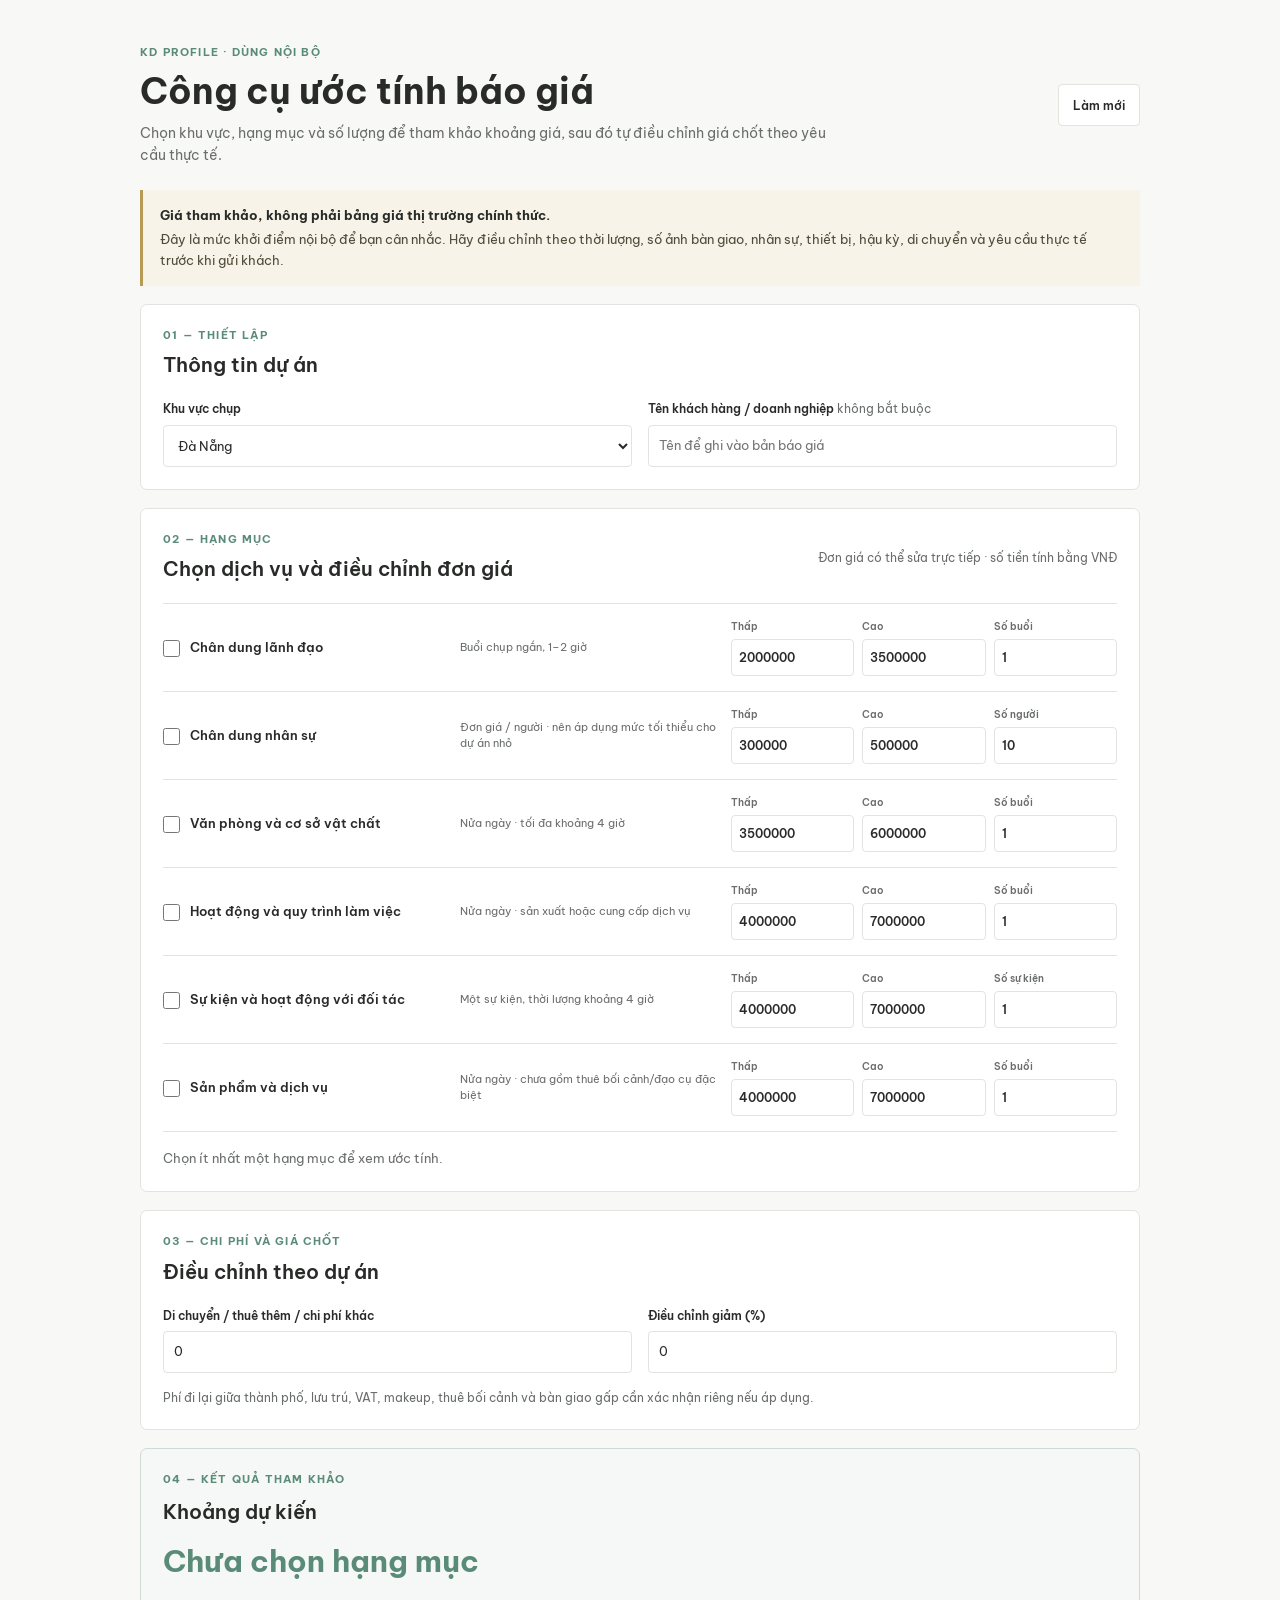
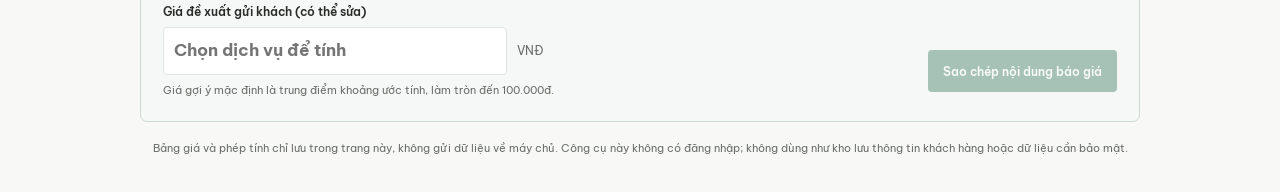
<file: bg.html>
<!DOCTYPE html>
<html lang="vi">
<head>
    <meta charset="UTF-8">
    <meta name="viewport" content="width=device-width, initial-scale=1.0">
    <meta name="robots" content="noindex, nofollow, noarchive">
    <meta name="googlebot" content="noindex, nofollow, noarchive">
    <meta name="description" content="Công cụ nội bộ KD PROFILE để ước tính và chuẩn bị báo giá chụp ảnh doanh nghiệp.">
    <title>Công cụ báo giá nội bộ | KD PROFILE</title>
    <link rel="preconnect" href="https://fonts.googleapis.com">
    <link rel="preconnect" href="https://fonts.gstatic.com" crossorigin>
    <link href="https://fonts.googleapis.com/css2?family=Be+Vietnam+Pro:wght@400;500;600;700&display=swap" rel="stylesheet">
    <link rel="stylesheet" href="css/internal-quote.css">
</head>
<body>
    <main class="page">
        <header class="page-header">
            <div>
                <p class="eyebrow">KD PROFILE · DÙNG NỘI BỘ</p>
                <h1>Công cụ ước tính báo giá</h1>
                <p class="intro">Chọn khu vực, hạng mục và số lượng để tham khảo khoảng giá, sau đó tự điều chỉnh giá chốt theo yêu cầu thực tế.</p>
            </div>
            <button class="button button-light" id="resetButton" type="button">Làm mới</button>
        </header>

        <section class="notice" aria-label="Lưu ý về khoảng giá">
            <strong>Giá tham khảo, không phải bảng giá thị trường chính thức.</strong>
            Đây là mức khởi điểm nội bộ để bạn cân nhắc. Hãy điều chỉnh theo thời lượng, số ảnh bàn giao,
            nhân sự, thiết bị, hậu kỳ, di chuyển và yêu cầu thực tế trước khi gửi khách.
        </section>

        <section class="panel setup-panel" aria-labelledby="setupTitle">
            <div class="panel-heading">
                <div>
                    <p class="step">01 — THIẾT LẬP</p>
                    <h2 id="setupTitle">Thông tin dự án</h2>
                </div>
            </div>
            <div class="setup-grid">
                <div class="field">
                    <label for="city">Khu vực chụp</label>
                    <select id="city">
                        <option value="danang">Đà Nẵng</option>
                        <option value="hcm">TP. Hồ Chí Minh</option>
                    </select>
                </div>
                <div class="field">
                    <label for="client">Tên khách hàng / doanh nghiệp <span>không bắt buộc</span></label>
                    <input id="client" type="text" placeholder="Tên để ghi vào bản báo giá">
                </div>
            </div>
        </section>

        <section class="panel" aria-labelledby="servicesTitle">
            <div class="panel-heading service-heading">
                <div>
                    <p class="step">02 — HẠNG MỤC</p>
                    <h2 id="servicesTitle">Chọn dịch vụ và điều chỉnh đơn giá</h2>
                </div>
                <p class="hint">Đơn giá có thể sửa trực tiếp · số tiền tính bằng VNĐ</p>
            </div>

            <div class="service-list">
                <article class="service-row" data-service="leadership" data-unit="buổi">
                    <label class="service-select">
                        <input class="service-toggle" type="checkbox">
                        <span class="service-name">Chân dung lãnh đạo</span>
                    </label>
                    <p class="service-unit">Buổi chụp ngắn, 1–2 giờ</p>
                    <div class="rate-fields">
                        <label>Thấp <input class="rate-low" type="number" min="0" step="100000" value="2000000" inputmode="numeric"></label>
                        <label>Cao <input class="rate-high" type="number" min="0" step="100000" value="3500000" inputmode="numeric"></label>
                        <label>Số buổi <input class="quantity" type="number" min="1" step="1" value="1" inputmode="numeric"></label>
                    </div>
                </article>
                <article class="service-row" data-service="staff" data-unit="người">
                    <label class="service-select">
                        <input class="service-toggle" type="checkbox">
                        <span class="service-name">Chân dung nhân sự</span>
                    </label>
                    <p class="service-unit">Đơn giá / người · nên áp dụng mức tối thiểu cho dự án nhỏ</p>
                    <div class="rate-fields">
                        <label>Thấp <input class="rate-low" type="number" min="0" step="50000" value="300000" inputmode="numeric"></label>
                        <label>Cao <input class="rate-high" type="number" min="0" step="50000" value="500000" inputmode="numeric"></label>
                        <label>Số người <input class="quantity" type="number" min="1" step="1" value="10" inputmode="numeric"></label>
                    </div>
                </article>
                <article class="service-row" data-service="workspace" data-unit="nửa ngày">
                    <label class="service-select">
                        <input class="service-toggle" type="checkbox">
                        <span class="service-name">Văn phòng và cơ sở vật chất</span>
                    </label>
                    <p class="service-unit">Nửa ngày · tối đa khoảng 4 giờ</p>
                    <div class="rate-fields">
                        <label>Thấp <input class="rate-low" type="number" min="0" step="100000" value="3500000" inputmode="numeric"></label>
                        <label>Cao <input class="rate-high" type="number" min="0" step="100000" value="6000000" inputmode="numeric"></label>
                        <label>Số buổi <input class="quantity" type="number" min="1" step="1" value="1" inputmode="numeric"></label>
                    </div>
                </article>
                <article class="service-row" data-service="operations" data-unit="nửa ngày">
                    <label class="service-select">
                        <input class="service-toggle" type="checkbox">
                        <span class="service-name">Hoạt động và quy trình làm việc</span>
                    </label>
                    <p class="service-unit">Nửa ngày · sản xuất hoặc cung cấp dịch vụ</p>
                    <div class="rate-fields">
                        <label>Thấp <input class="rate-low" type="number" min="0" step="100000" value="4000000" inputmode="numeric"></label>
                        <label>Cao <input class="rate-high" type="number" min="0" step="100000" value="7000000" inputmode="numeric"></label>
                        <label>Số buổi <input class="quantity" type="number" min="1" step="1" value="1" inputmode="numeric"></label>
                    </div>
                </article>
                <article class="service-row" data-service="event" data-unit="sự kiện">
                    <label class="service-select">
                        <input class="service-toggle" type="checkbox">
                        <span class="service-name">Sự kiện và hoạt động với đối tác</span>
                    </label>
                    <p class="service-unit">Một sự kiện, thời lượng khoảng 4 giờ</p>
                    <div class="rate-fields">
                        <label>Thấp <input class="rate-low" type="number" min="0" step="100000" value="4000000" inputmode="numeric"></label>
                        <label>Cao <input class="rate-high" type="number" min="0" step="100000" value="7000000" inputmode="numeric"></label>
                        <label>Số sự kiện <input class="quantity" type="number" min="1" step="1" value="1" inputmode="numeric"></label>
                    </div>
                </article>
                <article class="service-row" data-service="product" data-unit="nửa ngày">
                    <label class="service-select">
                        <input class="service-toggle" type="checkbox">
                        <span class="service-name">Sản phẩm và dịch vụ</span>
                    </label>
                    <p class="service-unit">Nửa ngày · chưa gồm thuê bối cảnh/đạo cụ đặc biệt</p>
                    <div class="rate-fields">
                        <label>Thấp <input class="rate-low" type="number" min="0" step="100000" value="4000000" inputmode="numeric"></label>
                        <label>Cao <input class="rate-high" type="number" min="0" step="100000" value="7000000" inputmode="numeric"></label>
                        <label>Số buổi <input class="quantity" type="number" min="1" step="1" value="1" inputmode="numeric"></label>
                    </div>
                </article>
            </div>
            <p class="empty-hint" id="emptyHint">Chọn ít nhất một hạng mục để xem ước tính.</p>
        </section>

        <section class="panel extra-panel" aria-labelledby="extrasTitle">
            <div class="panel-heading">
                <div>
                    <p class="step">03 — CHI PHÍ VÀ GIÁ CHỐT</p>
                    <h2 id="extrasTitle">Điều chỉnh theo dự án</h2>
                </div>
            </div>
            <div class="setup-grid">
                <div class="field">
                    <label for="expenses">Di chuyển / thuê thêm / chi phí khác</label>
                    <input id="expenses" type="number" min="0" step="100000" value="0" inputmode="numeric">
                </div>
                <div class="field">
                    <label for="discount">Điều chỉnh giảm (%)</label>
                    <input id="discount" type="number" min="0" max="100" step="1" value="0" inputmode="numeric">
                </div>
            </div>
            <p class="hint">Phí đi lại giữa thành phố, lưu trú, VAT, makeup, thuê bối cảnh và bàn giao gấp cần xác nhận riêng nếu áp dụng.</p>
        </section>

        <section class="summary" aria-labelledby="summaryTitle">
            <div class="summary-copy">
                <p class="step">04 — KẾT QUẢ THAM KHẢO</p>
                <h2 id="summaryTitle">Khoảng dự kiến</h2>
                <p class="range" id="estimateRange">Chưa chọn hạng mục</p>
                <label class="final-price-label" for="finalPrice">Giá đề xuất gửi khách (có thể sửa)</label>
                <div class="final-price-wrap">
                    <input id="finalPrice" type="number" min="0" step="100000" inputmode="numeric" placeholder="Chọn dịch vụ để tính">
                    <span>VNĐ</span>
                </div>
                <p class="rounding-hint">Giá gợi ý mặc định là trung điểm khoảng ước tính, làm tròn đến 100.000đ.</p>
            </div>
            <div class="summary-actions">
                <button class="button button-primary" id="copyQuote" type="button" disabled>Sao chép nội dung báo giá</button>
                <p id="copyStatus" class="copy-status" aria-live="polite"></p>
            </div>
        </section>

        <footer class="page-footer">
            Bảng giá và phép tính chỉ lưu trong trang này, không gửi dữ liệu về máy chủ.
            Công cụ này không có đăng nhập; không dùng như kho lưu thông tin khách hàng hoặc dữ liệu cần bảo mật.
        </footer>
    </main>
    <script src="js/internal-quote.js"></script>
</body>
</html>
</file>
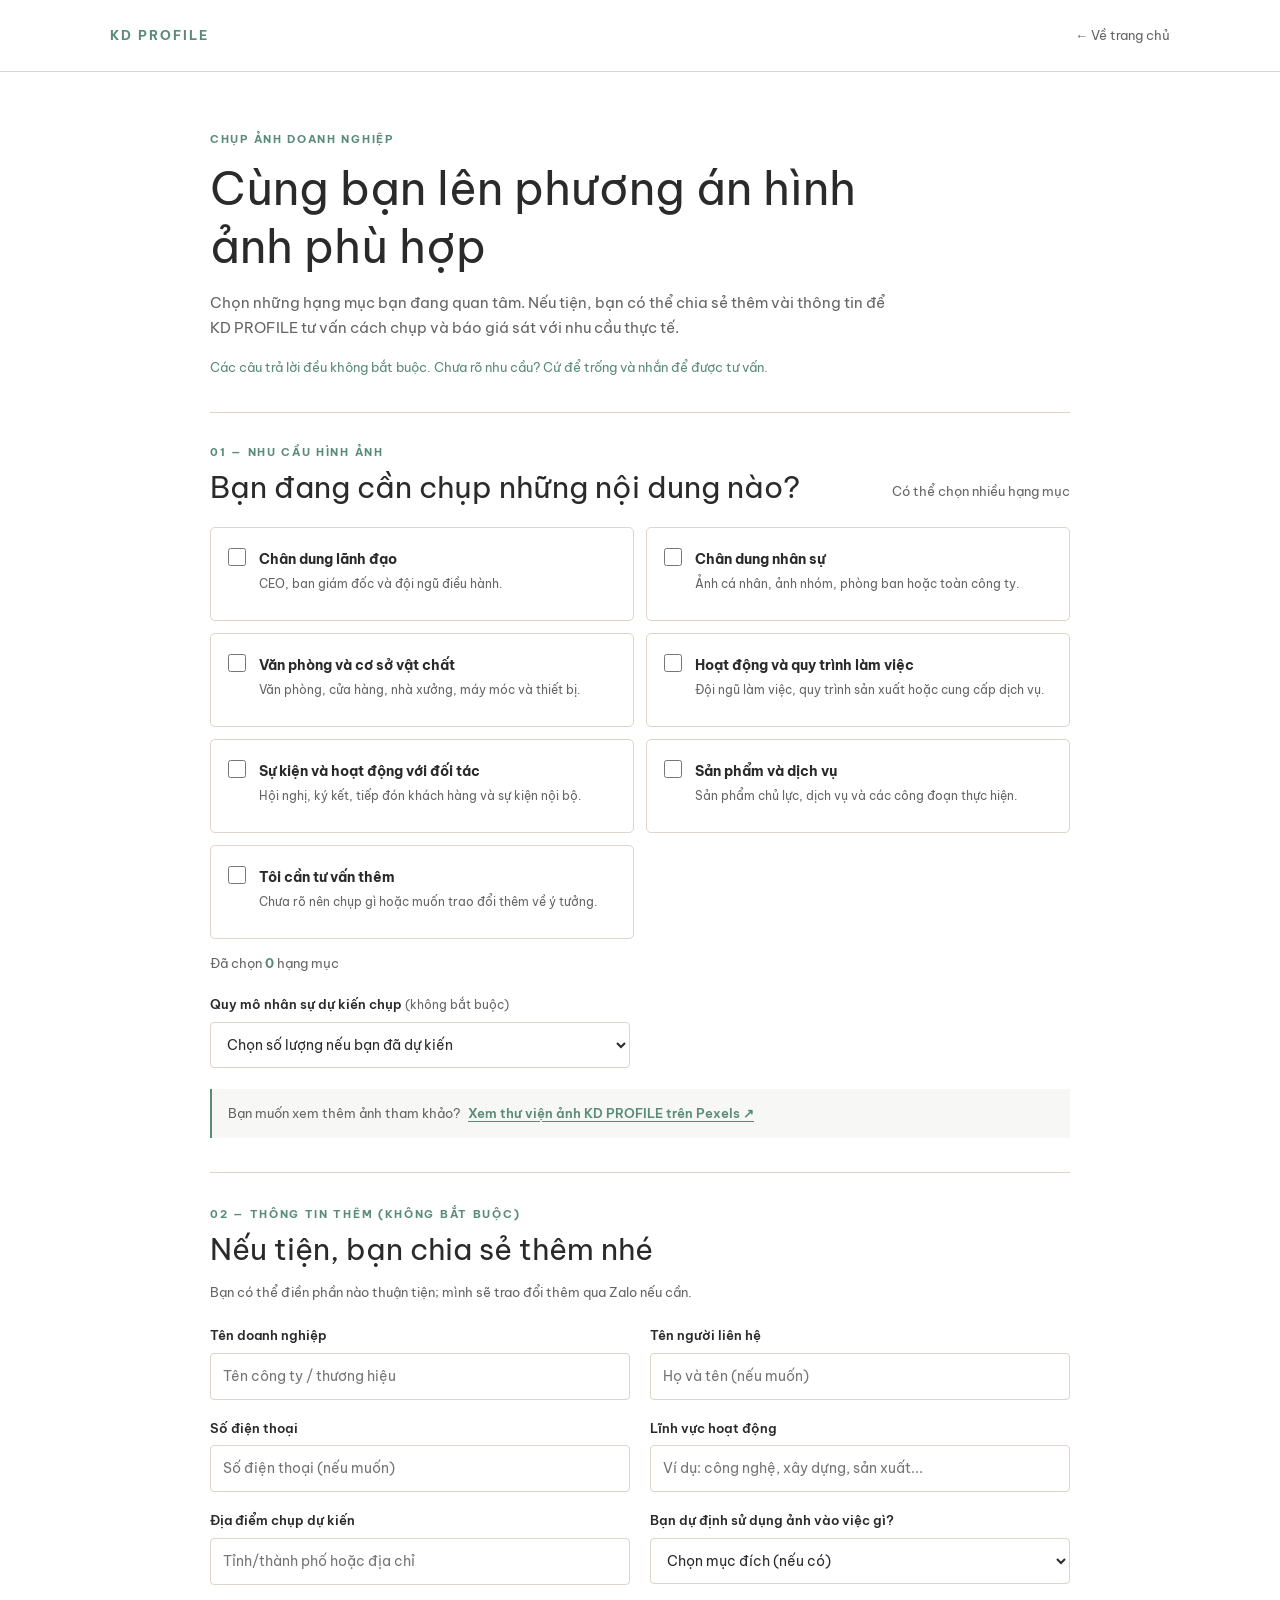
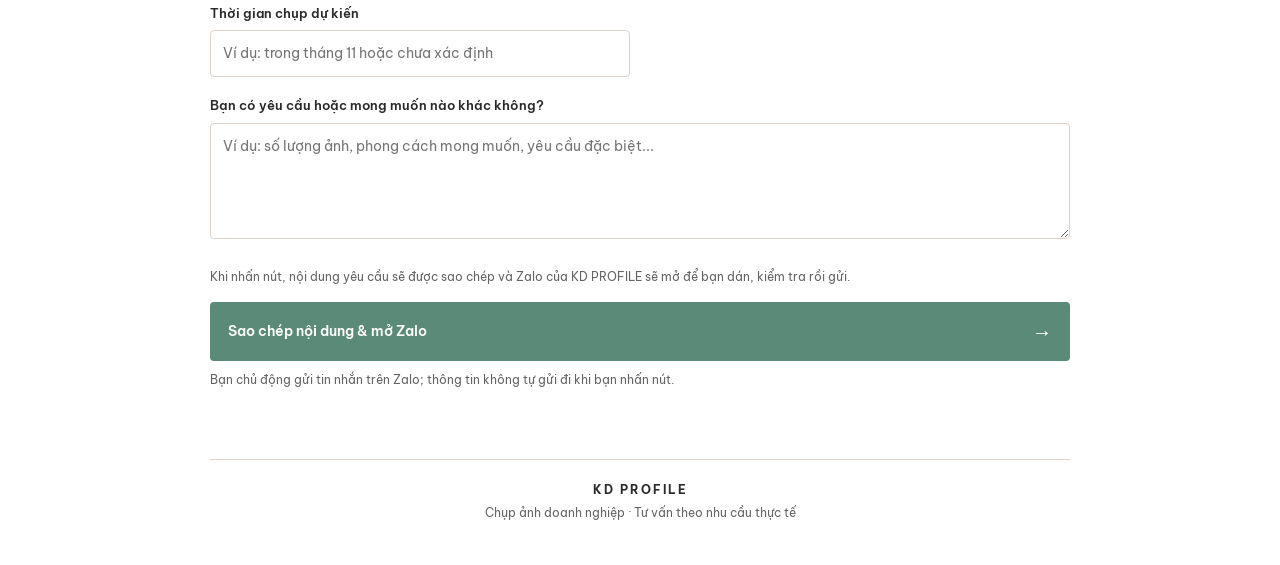
<file: corporate-checklist.html>
<!DOCTYPE html>
<html lang="vi">
<head>
    <meta charset="UTF-8">
    <meta name="viewport" content="width=device-width, initial-scale=1.0">
    <meta name="description" content="Chọn hạng mục chụp ảnh doanh nghiệp để KD PROFILE tư vấn phương án và báo giá phù hợp.">
    <title>Tư vấn & báo giá chụp ảnh doanh nghiệp | KD PROFILE</title>
    <link rel="preconnect" href="https://fonts.googleapis.com">
    <link rel="preconnect" href="https://fonts.gstatic.com" crossorigin>
    <link href="https://fonts.googleapis.com/css2?family=Be+Vietnam+Pro:wght@400;500;600;700&display=swap" rel="stylesheet">
    <link rel="stylesheet" href="css/corporate-checklist.css">
</head>
<body>
    <header class="site-header">
        <a class="brand" href="index.html" aria-label="KD PROFILE - Trang chủ">KD PROFILE</a>
        <a class="header-link" href="index.html">← Về trang chủ</a>
    </header>

    <main class="page">
        <section class="intro">
            <p class="eyebrow">CHỤP ẢNH DOANH NGHIỆP</p>
            <h1>Cùng bạn lên phương án hình ảnh phù hợp</h1>
            <p class="lead">
                Chọn những hạng mục bạn đang quan tâm. Nếu tiện, bạn có thể chia sẻ thêm vài thông tin
                để KD PROFILE tư vấn cách chụp và báo giá sát với nhu cầu thực tế.
            </p>
            <p class="note">Các câu trả lời đều không bắt buộc. Chưa rõ nhu cầu? Cứ để trống và nhắn để được tư vấn.</p>
        </section>

        <form id="inquiryForm">
            <section class="section" aria-labelledby="servicesTitle">
                <div class="section-heading">
                    <div>
                        <p class="step">01 — NHU CẦU HÌNH ẢNH</p>
                        <h2 id="servicesTitle">Bạn đang cần chụp những nội dung nào?</h2>
                    </div>
                    <p class="section-hint">Có thể chọn nhiều hạng mục</p>
                </div>

                <div class="checklist">
                    <label class="item">
                        <input type="checkbox" name="services" value="Chân dung lãnh đạo">
                        <span class="item-copy">
                            <strong>Chân dung lãnh đạo</strong>
                            <span>CEO, ban giám đốc và đội ngũ điều hành.</span>
                        </span>
                    </label>
                    <label class="item">
                        <input type="checkbox" name="services" value="Chân dung nhân sự">
                        <span class="item-copy">
                            <strong>Chân dung nhân sự</strong>
                            <span>Ảnh cá nhân, ảnh nhóm, phòng ban hoặc toàn công ty.</span>
                        </span>
                    </label>
                    <label class="item">
                        <input type="checkbox" name="services" value="Văn phòng và cơ sở vật chất">
                        <span class="item-copy">
                            <strong>Văn phòng và cơ sở vật chất</strong>
                            <span>Văn phòng, cửa hàng, nhà xưởng, máy móc và thiết bị.</span>
                        </span>
                    </label>
                    <label class="item">
                        <input type="checkbox" name="services" value="Hoạt động và quy trình làm việc">
                        <span class="item-copy">
                            <strong>Hoạt động và quy trình làm việc</strong>
                            <span>Đội ngũ làm việc, quy trình sản xuất hoặc cung cấp dịch vụ.</span>
                        </span>
                    </label>
                    <label class="item">
                        <input type="checkbox" name="services" value="Sự kiện và hoạt động với đối tác">
                        <span class="item-copy">
                            <strong>Sự kiện và hoạt động với đối tác</strong>
                            <span>Hội nghị, ký kết, tiếp đón khách hàng và sự kiện nội bộ.</span>
                        </span>
                    </label>
                    <label class="item">
                        <input type="checkbox" name="services" value="Sản phẩm và dịch vụ">
                        <span class="item-copy">
                            <strong>Sản phẩm và dịch vụ</strong>
                            <span>Sản phẩm chủ lực, dịch vụ và các công đoạn thực hiện.</span>
                        </span>
                    </label>
                    <label class="item">
                        <input type="checkbox" name="services" value="Cần tư vấn thêm">
                        <span class="item-copy">
                            <strong>Tôi cần tư vấn thêm</strong>
                            <span>Chưa rõ nên chụp gì hoặc muốn trao đổi thêm về ý tưởng.</span>
                        </span>
                    </label>
                </div>
                <div class="selection-status" aria-live="polite">
                    Đã chọn <strong id="selectedCount">0</strong> hạng mục
                </div>
                <div class="staff-size-field">
                    <label for="staff">Quy mô nhân sự dự kiến chụp <span>(không bắt buộc)</span></label>
                    <select id="staff" name="staff">
                        <option value="">Chọn số lượng nếu bạn đã dự kiến</option>
                        <option>1–5 người</option>
                        <option>6–10 người</option>
                        <option>11–30 người</option>
                        <option>31–50 người</option>
                        <option>Trên 50 người</option>
                        <option>Chưa xác định</option>
                    </select>
                </div>
                <aside class="portfolio-note">
                    <span>Bạn muốn xem thêm ảnh tham khảo?</span>
                    <a href="https://www.pexels.com/vi-vn/@kooldark/" target="_blank" rel="noopener noreferrer">
                        Xem thư viện ảnh KD PROFILE trên Pexels <span aria-hidden="true">↗</span>
                    </a>
                </aside>
            </section>

            <section class="section details-section" aria-labelledby="detailsTitle">
                <div class="section-heading">
                    <div>
                        <p class="step">02 — THÔNG TIN THÊM (KHÔNG BẮT BUỘC)</p>
                        <h2 id="detailsTitle">Nếu tiện, bạn chia sẻ thêm nhé</h2>
                    </div>
                </div>
                <p class="section-intro">Bạn có thể điền phần nào thuận tiện; mình sẽ trao đổi thêm qua Zalo nếu cần.</p>

                <div class="form-grid">
                    <div class="field">
                        <label for="company">Tên doanh nghiệp</label>
                        <input id="company" name="company" type="text" autocomplete="organization" placeholder="Tên công ty / thương hiệu">
                    </div>
                    <div class="field">
                        <label for="contact">Tên người liên hệ</label>
                        <input id="contact" name="contact" type="text" autocomplete="name" placeholder="Họ và tên (nếu muốn)">
                    </div>
                    <div class="field">
                        <label for="phone">Số điện thoại</label>
                        <input id="phone" name="phone" type="tel" autocomplete="tel" placeholder="Số điện thoại (nếu muốn)">
                    </div>
                    <div class="field">
                        <label for="industry">Lĩnh vực hoạt động</label>
                        <input id="industry" name="industry" type="text" placeholder="Ví dụ: công nghệ, xây dựng, sản xuất...">
                    </div>
                    <div class="field">
                        <label for="location">Địa điểm chụp dự kiến</label>
                        <input id="location" name="location" type="text" placeholder="Tỉnh/thành phố hoặc địa chỉ">
                    </div>
                    <div class="field">
                        <label for="purpose">Bạn dự định sử dụng ảnh vào việc gì?</label>
                        <select id="purpose" name="purpose">
                            <option value="">Chọn mục đích (nếu có)</option>
                            <option>Website doanh nghiệp</option>
                            <option>Hồ sơ năng lực</option>
                            <option>Truyền thông và quảng cáo</option>
                            <option>Tuyển dụng hoặc truyền thông nội bộ</option>
                            <option>Nhiều mục đích</option>
                            <option>Chưa xác định</option>
                        </select>
                    </div>
                    <div class="field">
                        <label for="date">Thời gian chụp dự kiến</label>
                        <input id="date" name="date" type="text" placeholder="Ví dụ: trong tháng 11 hoặc chưa xác định">
                    </div>
                    <div class="field field-full">
                        <label for="note">Bạn có yêu cầu hoặc mong muốn nào khác không?</label>
                        <textarea id="note" name="note" rows="4" placeholder="Ví dụ: số lượng ảnh, phong cách mong muốn, yêu cầu đặc biệt..."></textarea>
                    </div>
                </div>

                <div class="privacy-note">
                    Khi nhấn nút, nội dung yêu cầu sẽ được sao chép và Zalo của KD PROFILE sẽ mở để bạn dán, kiểm tra rồi gửi.
                </div>
                <button class="submit-button" type="submit">Sao chép nội dung &amp; mở Zalo <span aria-hidden="true">→</span></button>
                <p class="submit-hint">
                    Bạn chủ động gửi tin nhắn trên Zalo; thông tin không tự gửi đi khi bạn nhấn nút.
                </p>
                <div id="sendStatus" class="send-fallback" role="status" aria-live="polite" hidden></div>
            </section>
        </form>

        <footer class="page-footer">
            <strong>KD PROFILE</strong>
            <span>Chụp ảnh doanh nghiệp · Tư vấn theo nhu cầu thực tế</span>
        </footer>
    </main>
    <script src="js/corporate-checklist.js"></script>
</body>
</html>
</file>
<file: css/internal-quote.css>
:root {
    --primary: #5A8B78;
    --ink: #292b29;
    --muted: #6a6e6b;
    --line: #e2e4df;
    --surface: #f5f6f3;
    --white: #fff;
    --warning-bg: #f7f3e8;
    --warning-line: #b89a56;
}

* {
    box-sizing: border-box;
}

body {
    margin: 0;
    color: var(--ink);
    background: #f8f9f7;
    font-family: "Be Vietnam Pro", "Segoe UI", Tahoma, sans-serif;
    line-height: 1.6;
}

button,
input,
select {
    font: inherit;
}

.page {
    width: min(100% - 36px, 1000px);
    margin: 0 auto;
    padding: 44px 0 34px;
}

.page-header,
.panel-heading {
    display: flex;
    align-items: flex-start;
    justify-content: space-between;
    gap: 20px;
}

.page-header {
    align-items: center;
    margin-bottom: 24px;
}

.eyebrow,
.step {
    margin: 0 0 7px;
    color: var(--primary);
    font-size: 11px;
    font-weight: 700;
    letter-spacing: 1.2px;
}

h1,
h2,
p {
    margin-top: 0;
}

h1 {
    margin-bottom: 8px;
    font-size: clamp(26px, 4vw, 36px);
    line-height: 1.25;
}

h2 {
    margin-bottom: 0;
    font-size: 20px;
    font-weight: 600;
}

.intro {
    max-width: 700px;
    margin-bottom: 0;
    color: var(--muted);
    font-size: 14px;
}

.notice {
    margin-bottom: 18px;
    padding: 15px 17px;
    border-left: 3px solid var(--warning-line);
    color: #514a39;
    background: var(--warning-bg);
    font-size: 13px;
}

.notice strong {
    display: block;
    margin-bottom: 3px;
    color: var(--ink);
}

.panel,
.summary {
    margin-bottom: 18px;
    padding: 22px;
    border: 1px solid var(--line);
    border-radius: 7px;
    background: var(--white);
}

.panel-heading {
    align-items: end;
    margin-bottom: 18px;
}

.panel-heading .step {
    margin-bottom: 5px;
}

.setup-grid {
    display: grid;
    grid-template-columns: repeat(2, minmax(0, 1fr));
    gap: 16px;
}

.field label,
.rate-fields label,
.final-price-label {
    display: block;
    margin-bottom: 6px;
    font-size: 12px;
    font-weight: 600;
}

.field label span {
    color: var(--muted);
    font-weight: 400;
}

.field input,
.field select,
.rate-fields input,
.final-price-wrap input {
    width: 100%;
    min-height: 42px;
    padding: 8px 10px;
    border: 1px solid var(--line);
    border-radius: 4px;
    color: var(--ink);
    background: var(--white);
    font-size: 13px;
}

input:focus,
select:focus {
    border-color: var(--primary);
    outline: 2px solid rgb(90 139 120 / 15%);
}

.hint {
    margin: 0;
    color: var(--muted);
    font-size: 12px;
}

.service-heading {
    align-items: center;
}

.service-heading .hint {
    text-align: right;
}

.service-list {
    border-top: 1px solid var(--line);
}

.service-row {
    display: grid;
    grid-template-columns: minmax(210px, 1.1fr) minmax(180px, 1fr) minmax(330px, 1.5fr);
    align-items: center;
    gap: 14px;
    padding: 15px 0;
    border-bottom: 1px solid var(--line);
}

.service-select {
    display: flex;
    align-items: flex-start;
    gap: 10px;
    cursor: pointer;
}

.service-toggle {
    width: 17px;
    height: 17px;
    flex: 0 0 auto;
    margin: 2px 0 0;
    accent-color: var(--primary);
}

.service-name {
    font-size: 13px;
    font-weight: 600;
    line-height: 1.45;
}

.service-unit {
    margin: 0;
    color: var(--muted);
    font-size: 11px;
    line-height: 1.45;
}

.rate-fields {
    display: grid;
    grid-template-columns: repeat(3, minmax(70px, 1fr));
    gap: 8px;
}

.rate-fields label {
    margin: 0;
    color: var(--muted);
    font-size: 10px;
}

.rate-fields input {
    min-height: 37px;
    margin-top: 4px;
    padding: 6px 7px;
    font-size: 12px;
}

.empty-hint {
    margin: 16px 0 0;
    color: var(--muted);
    font-size: 13px;
}

.extra-panel .hint {
    margin-top: 15px;
}

.summary {
    display: grid;
    grid-template-columns: 1fr minmax(230px, .7fr);
    align-items: end;
    gap: 25px;
    border-color: #cddbd4;
    background: #f5f8f6;
}

.range {
    margin: 9px 0 17px;
    color: var(--primary);
    font-size: clamp(22px, 4vw, 30px);
    font-weight: 700;
}

.final-price-label {
    margin-bottom: 6px;
}

.final-price-wrap {
    display: flex;
    align-items: center;
    gap: 10px;
    max-width: 380px;
}

.final-price-wrap input {
    min-height: 48px;
    font-size: 17px;
    font-weight: 700;
}

.final-price-wrap span {
    color: var(--muted);
    font-size: 12px;
}

.rounding-hint,
.copy-status {
    margin: 7px 0 0;
    color: var(--muted);
    font-size: 11px;
}

.summary-actions {
    text-align: right;
}

.button {
    min-height: 42px;
    padding: 9px 14px;
    border: 1px solid transparent;
    border-radius: 4px;
    font-size: 12px;
    font-weight: 600;
    cursor: pointer;
}

.button:disabled {
    cursor: not-allowed;
    opacity: .5;
}

.button-light {
    flex: 0 0 auto;
    border-color: var(--line);
    color: var(--ink);
    background: var(--white);
}

.button-primary {
    color: var(--white);
    background: var(--primary);
}

.page-footer {
    color: var(--muted);
    font-size: 11px;
    text-align: center;
}

@media (max-width: 800px) {
    .service-row {
        grid-template-columns: minmax(0, 1fr) minmax(300px, 1fr);
    }

    .service-unit {
        grid-column: 1;
    }

    .rate-fields {
        grid-column: 2;
        grid-row: 1 / span 2;
    }
}

@media (max-width: 600px) {
    .page {
        width: min(100% - 24px, 1000px);
        padding-top: 25px;
    }

    .page-header {
        align-items: flex-start;
    }

    .page-header .button {
        margin-top: 4px;
    }

    .panel,
    .summary {
        padding: 16px;
    }

    .setup-grid,
    .summary {
        grid-template-columns: 1fr;
    }

    .service-heading {
        display: block;
    }

    .service-heading .hint {
        margin-top: 8px;
        text-align: left;
    }

    .service-row {
        grid-template-columns: 1fr;
        gap: 7px;
    }

    .service-unit,
    .rate-fields {
        grid-column: 1;
        grid-row: auto;
    }

    .rate-fields {
        margin-top: 4px;
    }

    .summary-actions {
        text-align: left;
    }

    .summary-actions .button {
        width: 100%;
    }
}

@media print {
    body {
        background: var(--white);
    }

    .page {
        width: 100%;
        padding: 0;
    }

    .button,
    .summary-actions {
        display: none;
    }

    .panel,
    .summary {
        break-inside: avoid;
        box-shadow: none;
    }
}
</file>
<file: css/corporate-checklist.css>
:root {
    --primary: #5A8B78;
    --ink: #2A2A2A;
    --muted: #656565;
    --line: #DDD4CB;
    --surface: #F7F4EF;
    --white: #fff;
}

* {
    box-sizing: border-box;
}

body {
    margin: 0;
    color: var(--ink);
    background: var(--white);
    font-family: "Be Vietnam Pro", "Segoe UI", Tahoma, sans-serif;
    line-height: 1.65;
}

.site-header {
    display: flex;
    align-items: center;
    justify-content: space-between;
    min-height: 72px;
    padding: 0 max(24px, calc((100vw - 1060px) / 2));
    border-bottom: 1px solid var(--line);
}

.brand {
    color: var(--primary);
    font-size: 13px;
    font-weight: 700;
    letter-spacing: 2px;
    text-decoration: none;
}

.header-link {
    color: var(--muted);
    font-size: 13px;
    text-decoration: none;
}

.header-link:hover,
.send-fallback a:hover {
    color: var(--primary);
}

.page {
    width: min(100% - 40px, 860px);
    margin: 0 auto;
    padding: 58px 0 42px;
}

.intro {
    max-width: 720px;
    padding-bottom: 34px;
}

.eyebrow,
.step {
    color: var(--primary);
    font-size: 11px;
    font-weight: 700;
    letter-spacing: 1.7px;
}

.eyebrow {
    margin: 0 0 12px;
}

h1,
h2 {
    font-family: "Be Vietnam Pro", "Segoe UI", Tahoma, sans-serif;
    font-weight: 400;
    line-height: 1.25;
}

h1 {
    max-width: 680px;
    margin: 0 0 16px;
    font-size: clamp(32px, 5vw, 46px);
}

.lead {
    max-width: 690px;
    margin: 0;
    color: var(--muted);
    font-size: 15px;
}

.note {
    margin: 16px 0 0;
    color: var(--primary);
    font-size: 13px;
}

.section {
    padding: 30px 0 34px;
    border-top: 1px solid var(--line);
}

.section-heading {
    display: flex;
    align-items: end;
    justify-content: space-between;
    gap: 20px;
    margin-bottom: 20px;
}

.step {
    margin: 0 0 8px;
}

h2 {
    margin: 0;
    font-size: clamp(23px, 4vw, 30px);
}

.section-hint,
.section-intro {
    color: var(--muted);
    font-size: 13px;
}

.section-hint {
    flex-shrink: 0;
    margin: 0 0 4px;
}

.checklist {
    display: grid;
    grid-template-columns: repeat(2, minmax(0, 1fr));
    gap: 12px;
}

.item {
    display: flex;
    align-items: flex-start;
    gap: 13px;
    min-height: 94px;
    padding: 17px;
    border: 1px solid var(--line);
    border-radius: 5px;
    cursor: pointer;
    transition: border-color .18s ease, background-color .18s ease;
}

.item:hover,
.item:focus-within {
    border-color: var(--primary);
    background: #fbfcfa;
}

.item input {
    width: 18px;
    height: 18px;
    flex: 0 0 auto;
    margin: 3px 0 0;
    accent-color: var(--primary);
}

.item-copy,
.item-copy span {
    display: block;
}

.item-copy strong {
    font-size: 14px;
}

.item-copy span {
    margin-top: 4px;
    color: var(--muted);
    font-size: 12px;
    line-height: 1.5;
}

.selection-status {
    margin-top: 14px;
    color: var(--muted);
    font-size: 13px;
}

.selection-status strong {
    color: var(--primary);
}

.staff-size-field {
    max-width: 420px;
    margin-top: 20px;
}

.staff-size-field label {
    display: block;
    margin-bottom: 6px;
    font-size: 13px;
    font-weight: 600;
}

.staff-size-field label span {
    color: var(--muted);
    font-size: 12px;
    font-weight: 400;
}

.staff-size-field select {
    width: 100%;
    min-height: 46px;
    padding: 11px 12px;
    border: 1px solid var(--line);
    border-radius: 4px;
    color: var(--ink);
    background: var(--white);
    font: inherit;
    font-size: 14px;
}

.staff-size-field select:focus {
    border-color: var(--primary);
    outline: 2px solid rgb(90 139 120 / 15%);
}

.portfolio-note {
    display: flex;
    flex-wrap: wrap;
    align-items: baseline;
    gap: 5px 8px;
    margin-top: 21px;
    padding: 14px 16px;
    border-left: 2px solid var(--primary);
    background: #f7f8f5;
    font-size: 13px;
}

.portfolio-note > span {
    color: var(--muted);
}

.portfolio-note a {
    color: var(--primary);
    font-weight: 600;
    text-decoration-thickness: 1px;
    text-underline-offset: 3px;
}

.portfolio-note a:hover {
    color: #456f60;
}

.details-section {
    padding-top: 32px;
}

.section-intro {
    margin: -7px 0 22px;
}

.form-grid {
    display: grid;
    grid-template-columns: repeat(2, minmax(0, 1fr));
    gap: 18px 20px;
}

.field label {
    display: block;
    margin-bottom: 6px;
    font-size: 13px;
    font-weight: 600;
}

.required {
    color: #a23f36;
}

.field input,
.field select,
.field textarea {
    width: 100%;
    min-height: 46px;
    padding: 11px 12px;
    border: 1px solid var(--line);
    border-radius: 4px;
    color: var(--ink);
    background: var(--white);
    font: inherit;
    font-size: 14px;
}

.field textarea {
    min-height: 105px;
    resize: vertical;
}

.field input:focus,
.field select:focus,
.field textarea:focus {
    border-color: var(--primary);
    outline: 2px solid rgb(90 139 120 / 15%);
}

.field-full {
    grid-column: 1 / -1;
}

.privacy-note {
    margin: 21px 0 15px;
    color: var(--muted);
    font-size: 12px;
}

.submit-button {
    display: flex;
    align-items: center;
    justify-content: space-between;
    gap: 25px;
    width: 100%;
    min-height: 54px;
    padding: 13px 18px;
    border: 0;
    border-radius: 4px;
    color: var(--white);
    background: var(--primary);
    font: inherit;
    font-size: 14px;
    font-weight: 600;
    cursor: pointer;
    transition: background-color .18s ease;
}

.submit-button:hover {
    background: #456f60;
}

.submit-button span {
    font-size: 20px;
}

.submit-hint {
    margin: 9px 0 0;
    color: var(--muted);
    font-size: 12px;
}

.send-fallback {
    margin-top: 14px;
    padding: 12px 14px;
    border-left: 3px solid var(--primary);
    background: var(--surface);
    font-size: 13px;
}

.send-fallback p {
    margin: 0;
}

.send-fallback a {
    color: var(--primary);
    font-weight: 600;
}

.send-fallback textarea {
    display: block;
    width: 100%;
    min-height: 150px;
    margin-top: 12px;
    padding: 10px;
    border: 1px solid var(--line);
    border-radius: 4px;
    color: var(--ink);
    background: var(--white);
    font: inherit;
    font-size: 13px;
    resize: vertical;
}

.page-footer {
    display: grid;
    gap: 3px;
    margin-top: 35px;
    padding-top: 20px;
    border-top: 1px solid var(--line);
    color: var(--muted);
    font-size: 12px;
    text-align: center;
}

.page-footer strong {
    color: var(--ink);
    letter-spacing: 2px;
}

@media (max-width: 640px) {
    .site-header {
        min-height: 62px;
        padding: 0 18px;
    }

    .page {
        width: min(100% - 32px, 860px);
        padding-top: 38px;
    }

    .section-heading {
        display: block;
    }

    .section-hint {
        margin-top: 8px;
    }

    .checklist,
    .form-grid {
        grid-template-columns: 1fr;
    }

    .field-full {
        grid-column: auto;
    }
}

@media print {
    .site-header,
    .submit-button,
    .submit-hint,
    .send-fallback {
        display: none;
    }

    .page {
        width: 100%;
        padding: 0;
    }

    .item {
        break-inside: avoid;
    }
}
</file>
